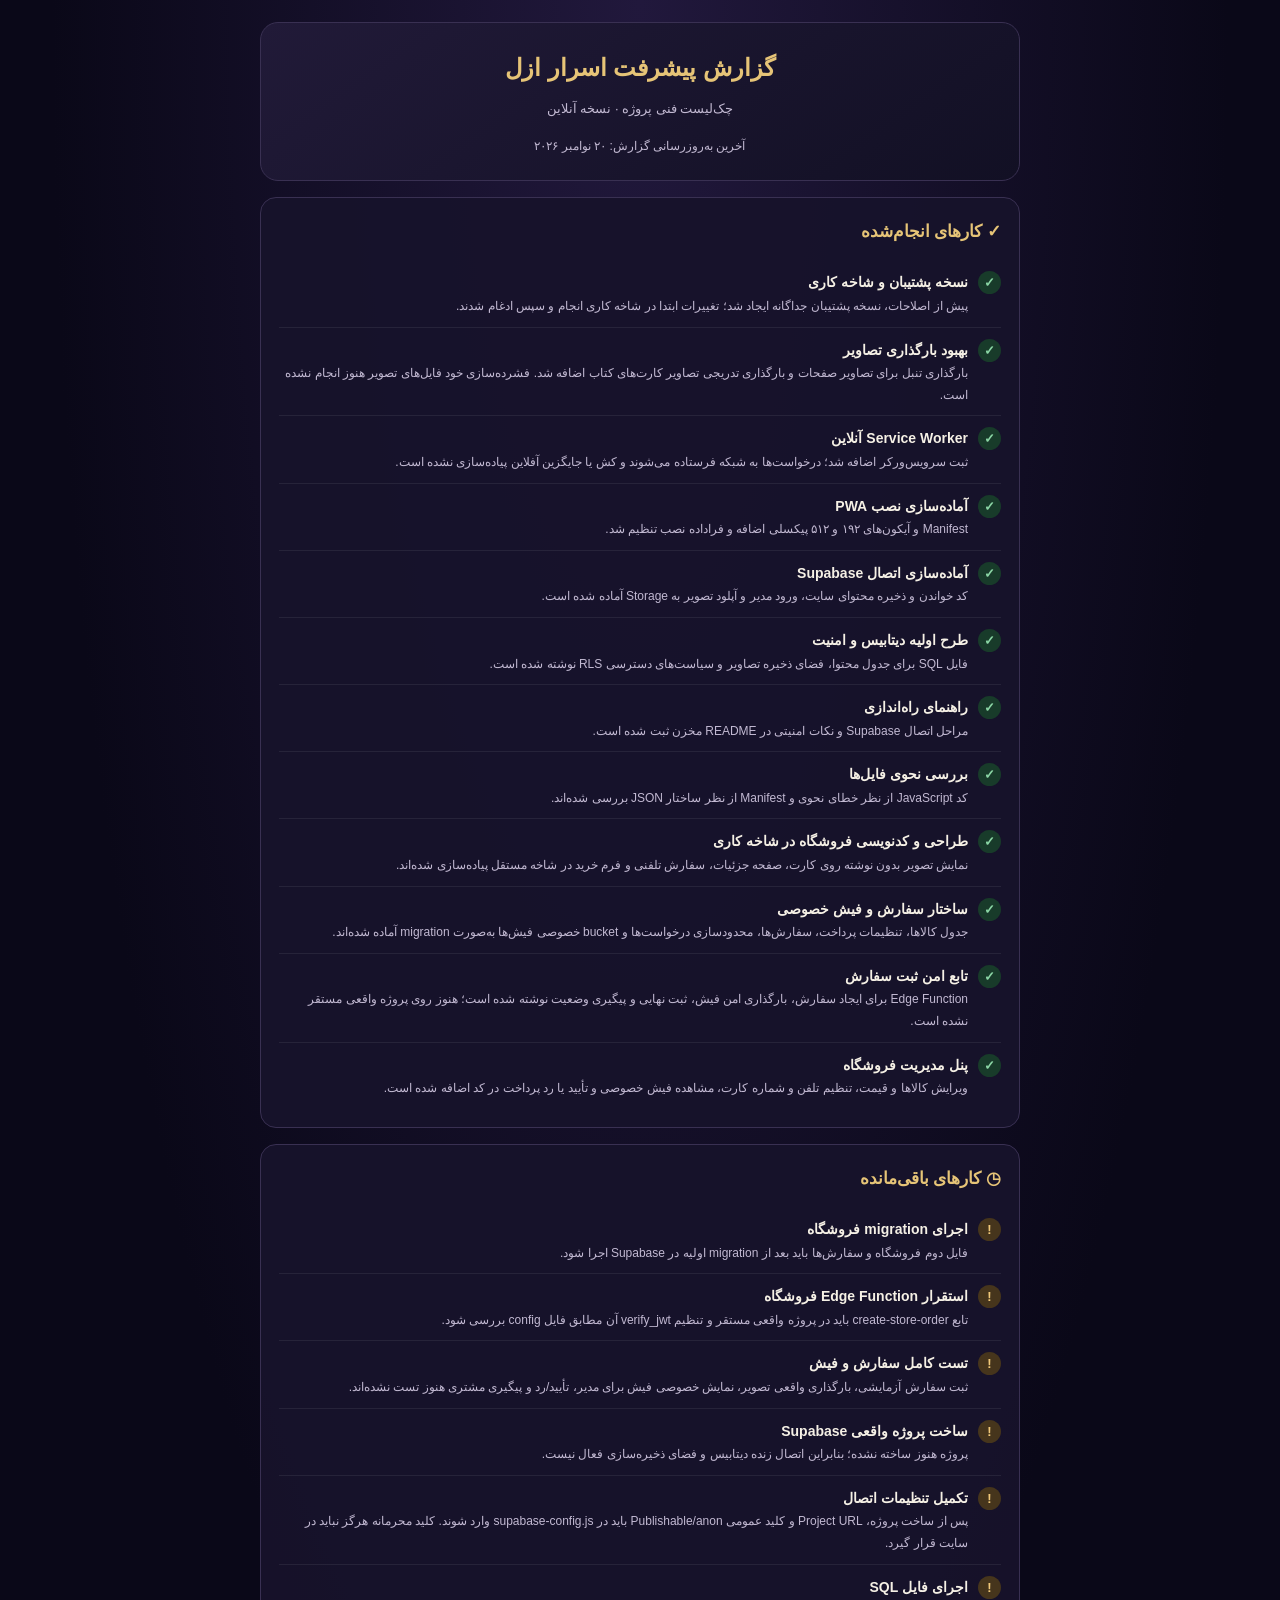
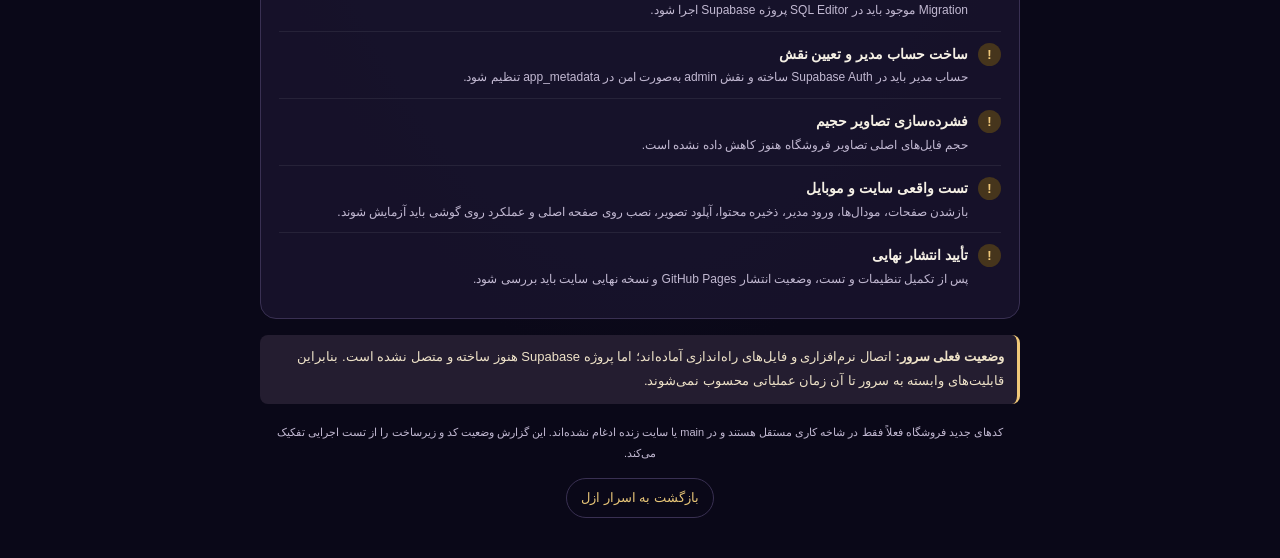
<file: status.html>
<!doctype html>
<html lang="fa" dir="rtl">
<head>
<meta charset="utf-8">
<meta name="viewport" content="width=device-width,initial-scale=1">
<meta name="theme-color" content="#0a0818">
<title>گزارش وضعیت | اسرار ازل</title>
<style>
:root{color-scheme:dark;--bg:#0a0818;--panel:#17132b;--line:#393052;--gold:#e6c477;--text:#f5f0e5;--muted:#c2b9d2;--green:#8bd6a5;--amber:#f0c879}
*{box-sizing:border-box}body{margin:0;background:radial-gradient(ellipse at top,#21183c 0,var(--bg) 65%);color:var(--text);font-family:Tahoma,Arial,sans-serif;line-height:1.9;padding:22px 14px 40px}.wrap{max-width:760px;margin:auto}.top{border:1px solid var(--line);border-radius:18px;padding:22px;background:linear-gradient(145deg,#211a38,#121024);text-align:center}.top h1{margin:0;color:var(--gold);font-size:24px}.top p{margin:6px 0 0;color:var(--muted);font-size:13px}.meta{margin-top:14px;color:var(--muted);font-size:12px}.section{margin-top:16px;padding:18px;border:1px solid var(--line);border-radius:16px;background:rgba(23,19,43,.94)}h2{font-size:17px;margin:0 0 12px;color:var(--gold)}ul{list-style:none;padding:0;margin:0}.item{display:flex;gap:10px;align-items:flex-start;padding:9px 0;border-bottom:1px solid rgba(255,255,255,.07)}.item:last-child{border:0}.mark{flex:0 0 23px;height:23px;border-radius:50%;display:grid;place-items:center;font-size:13px;font-weight:bold;margin-top:2px}.done .mark{background:#183b2a;color:var(--green)}.todo .mark{background:#46351c;color:var(--amber)}.item strong{display:block;font-size:14px}.item small{display:block;color:var(--muted);font-size:12px;line-height:1.8}.note{margin-top:16px;border-right:3px solid var(--amber);padding:10px 13px;background:#241d30;border-radius:8px;color:#eee2c8;font-size:13px}.foot{text-align:center;color:var(--muted);font-size:11px;margin-top:18px}.back{display:inline-block;margin-top:14px;color:var(--gold);text-decoration:none;border:1px solid var(--line);padding:7px 14px;border-radius:20px;font-size:13px}
</style>
</head>
<body>
<main class="wrap">
<header class="top">
<h1>گزارش پیشرفت اسرار ازل</h1>
<p>چک‌لیست فنی پروژه · نسخه آنلاین</p>
<div class="meta">آخرین به‌روزرسانی گزارش: ۲۰ نوامبر ۲۰۲۶</div>
</header>

<section class="section">
<h2>✓ کارهای انجام‌شده</h2>
<ul>
<li class="item done"><span class="mark">✓</span><div><strong>نسخه پشتیبان و شاخه کاری</strong><small>پیش از اصلاحات، نسخه پشتیبان جداگانه ایجاد شد؛ تغییرات ابتدا در شاخه کاری انجام و سپس ادغام شدند.</small></div></li>
<li class="item done"><span class="mark">✓</span><div><strong>بهبود بارگذاری تصاویر</strong><small>بارگذاری تنبل برای تصاویر صفحات و بارگذاری تدریجی تصاویر کارت‌های کتاب اضافه شد. فشرده‌سازی خود فایل‌های تصویر هنوز انجام نشده است.</small></div></li>
<li class="item done"><span class="mark">✓</span><div><strong>Service Worker آنلاین</strong><small>ثبت سرویس‌ورکر اضافه شد؛ درخواست‌ها به شبکه فرستاده می‌شوند و کش یا جایگزین آفلاین پیاده‌سازی نشده است.</small></div></li>
<li class="item done"><span class="mark">✓</span><div><strong>آماده‌سازی نصب PWA</strong><small>Manifest و آیکون‌های ۱۹۲ و ۵۱۲ پیکسلی اضافه و فراداده نصب تنظیم شد.</small></div></li>
<li class="item done"><span class="mark">✓</span><div><strong>آماده‌سازی اتصال Supabase</strong><small>کد خواندن و ذخیره محتوای سایت، ورود مدیر و آپلود تصویر به Storage آماده شده است.</small></div></li>
<li class="item done"><span class="mark">✓</span><div><strong>طرح اولیه دیتابیس و امنیت</strong><small>فایل SQL برای جدول محتوا، فضای ذخیره تصاویر و سیاست‌های دسترسی RLS نوشته شده است.</small></div></li>
<li class="item done"><span class="mark">✓</span><div><strong>راهنمای راه‌اندازی</strong><small>مراحل اتصال Supabase و نکات امنیتی در README مخزن ثبت شده است.</small></div></li>
<li class="item done"><span class="mark">✓</span><div><strong>بررسی نحوی فایل‌ها</strong><small>کد JavaScript از نظر خطای نحوی و Manifest از نظر ساختار JSON بررسی شده‌اند.</small></div></li>
<li class="item done"><span class="mark">✓</span><div><strong>طراحی و کدنویسی فروشگاه در شاخه کاری</strong><small>نمایش تصویر بدون نوشته روی کارت، صفحه جزئیات، سفارش تلفنی و فرم خرید در شاخه مستقل پیاده‌سازی شده‌اند.</small></div></li>
<li class="item done"><span class="mark">✓</span><div><strong>ساختار سفارش و فیش خصوصی</strong><small>جدول کالاها، تنظیمات پرداخت، سفارش‌ها، محدودسازی درخواست‌ها و bucket خصوصی فیش‌ها به‌صورت migration آماده شده‌اند.</small></div></li>
<li class="item done"><span class="mark">✓</span><div><strong>تابع امن ثبت سفارش</strong><small>Edge Function برای ایجاد سفارش، بارگذاری امن فیش، ثبت نهایی و پیگیری وضعیت نوشته شده است؛ هنوز روی پروژه واقعی مستقر نشده است.</small></div></li>
<li class="item done"><span class="mark">✓</span><div><strong>پنل مدیریت فروشگاه</strong><small>ویرایش کالاها و قیمت، تنظیم تلفن و شماره کارت، مشاهده فیش خصوصی و تأیید یا رد پرداخت در کد اضافه شده است.</small></div></li>
</ul>
</section>

<section class="section">
<h2>◷ کارهای باقی‌مانده</h2>
<ul>
<li class="item todo"><span class="mark">!</span><div><strong>اجرای migration فروشگاه</strong><small>فایل دوم فروشگاه و سفارش‌ها باید بعد از migration اولیه در Supabase اجرا شود.</small></div></li>
<li class="item todo"><span class="mark">!</span><div><strong>استقرار Edge Function فروشگاه</strong><small>تابع create-store-order باید در پروژه واقعی مستقر و تنظیم verify_jwt آن مطابق فایل config بررسی شود.</small></div></li>
<li class="item todo"><span class="mark">!</span><div><strong>تست کامل سفارش و فیش</strong><small>ثبت سفارش آزمایشی، بارگذاری واقعی تصویر، نمایش خصوصی فیش برای مدیر، تأیید/رد و پیگیری مشتری هنوز تست نشده‌اند.</small></div></li>
<li class="item todo"><span class="mark">!</span><div><strong>ساخت پروژه واقعی Supabase</strong><small>پروژه هنوز ساخته نشده؛ بنابراین اتصال زنده دیتابیس و فضای ذخیره‌سازی فعال نیست.</small></div></li>
<li class="item todo"><span class="mark">!</span><div><strong>تکمیل تنظیمات اتصال</strong><small>پس از ساخت پروژه، Project URL و کلید عمومی Publishable/anon باید در supabase-config.js وارد شوند. کلید محرمانه هرگز نباید در سایت قرار گیرد.</small></div></li>
<li class="item todo"><span class="mark">!</span><div><strong>اجرای فایل SQL</strong><small>Migration موجود باید در SQL Editor پروژه Supabase اجرا شود.</small></div></li>
<li class="item todo"><span class="mark">!</span><div><strong>ساخت حساب مدیر و تعیین نقش</strong><small>حساب مدیر باید در Supabase Auth ساخته و نقش admin به‌صورت امن در app_metadata تنظیم شود.</small></div></li>
<li class="item todo"><span class="mark">!</span><div><strong>فشرده‌سازی تصاویر حجیم</strong><small>حجم فایل‌های اصلی تصاویر فروشگاه هنوز کاهش داده نشده است.</small></div></li>
<li class="item todo"><span class="mark">!</span><div><strong>تست واقعی سایت و موبایل</strong><small>بازشدن صفحات، مودال‌ها، ورود مدیر، ذخیره محتوا، آپلود تصویر، نصب روی صفحه اصلی و عملکرد روی گوشی باید آزمایش شوند.</small></div></li>
<li class="item todo"><span class="mark">!</span><div><strong>تأیید انتشار نهایی</strong><small>پس از تکمیل تنظیمات و تست، وضعیت انتشار GitHub Pages و نسخه نهایی سایت باید بررسی شود.</small></div></li>
</ul>
</section>

<div class="note"><strong>وضعیت فعلی سرور:</strong> اتصال نرم‌افزاری و فایل‌های راه‌اندازی آماده‌اند؛ اما پروژه Supabase هنوز ساخته و متصل نشده است. بنابراین قابلیت‌های وابسته به سرور تا آن زمان عملیاتی محسوب نمی‌شوند.</div>
<div class="foot">کدهای جدید فروشگاه فعلاً فقط در شاخه کاری مستقل هستند و در main یا سایت زنده ادغام نشده‌اند. این گزارش وضعیت کد و زیرساخت را از تست اجرایی تفکیک می‌کند.<br><a class="back" href="./">بازگشت به اسرار ازل</a></div>
</main>
</body>
</html>
</file>
